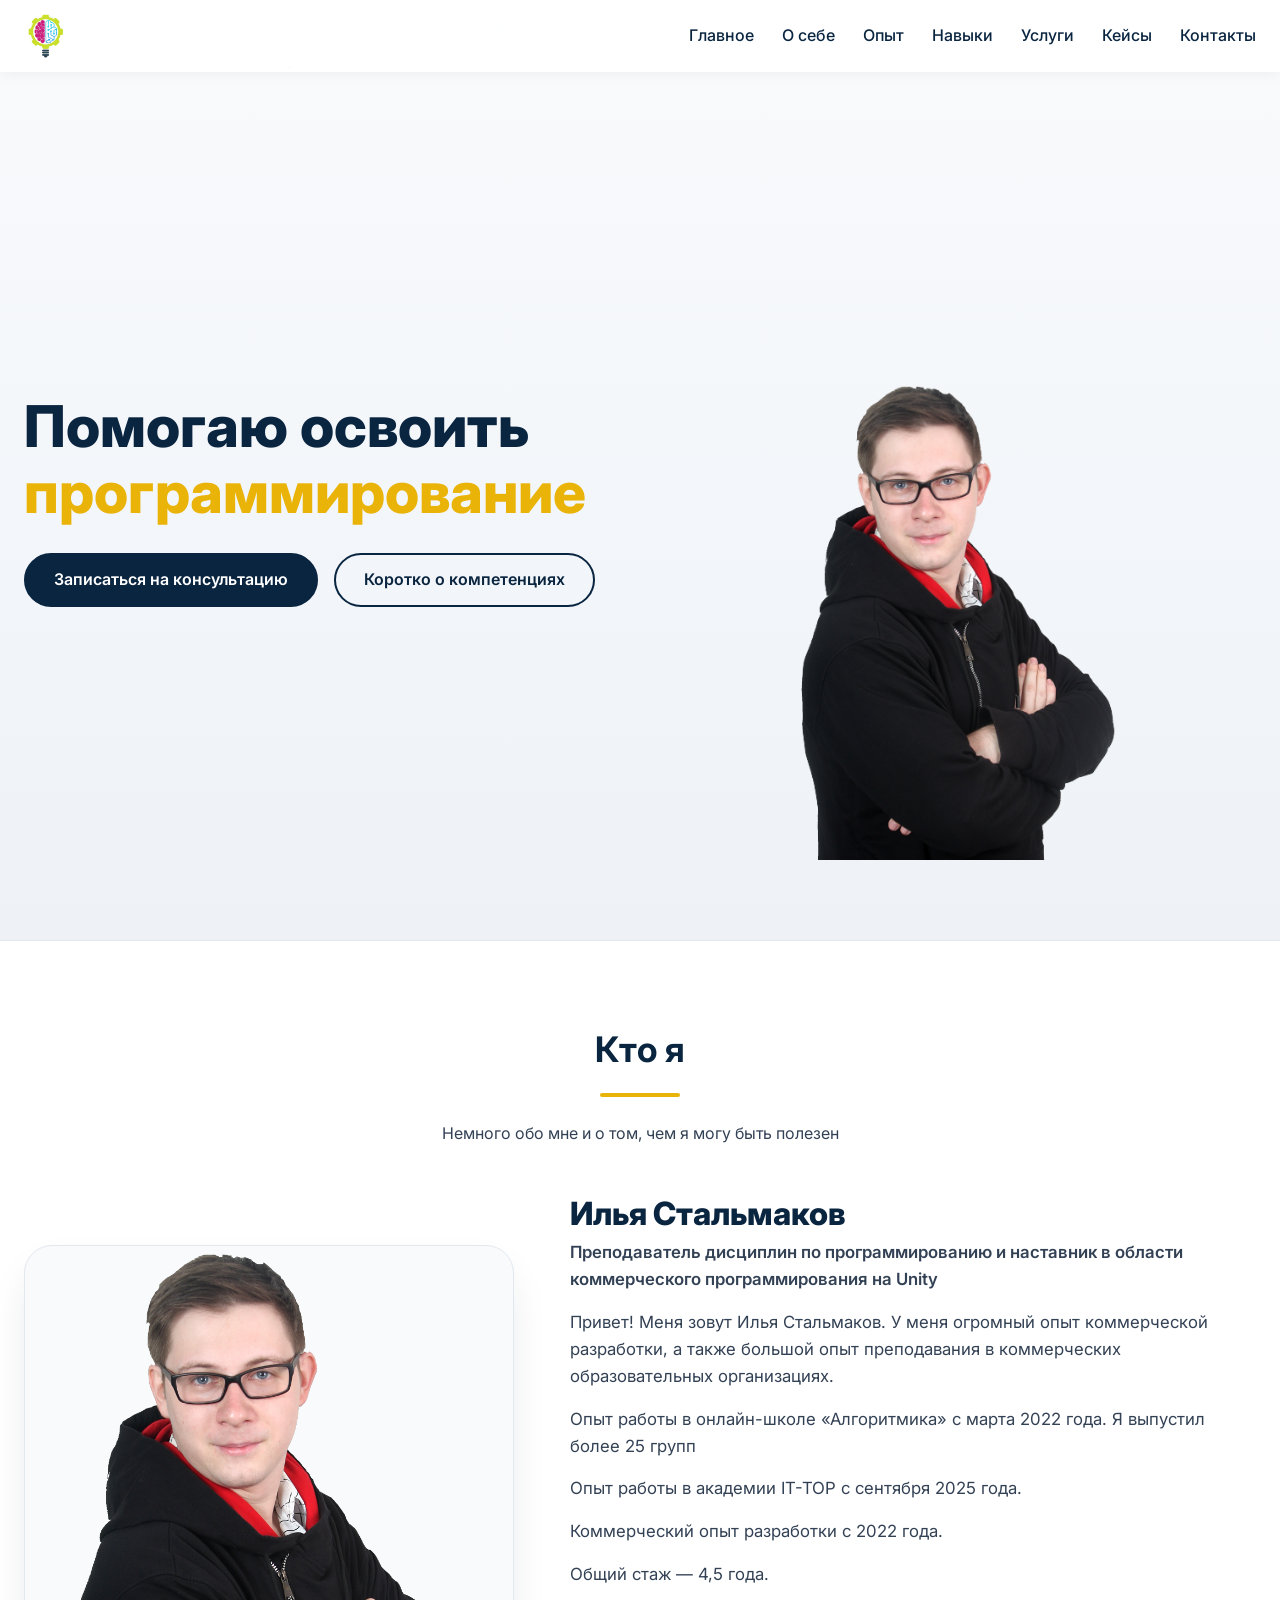
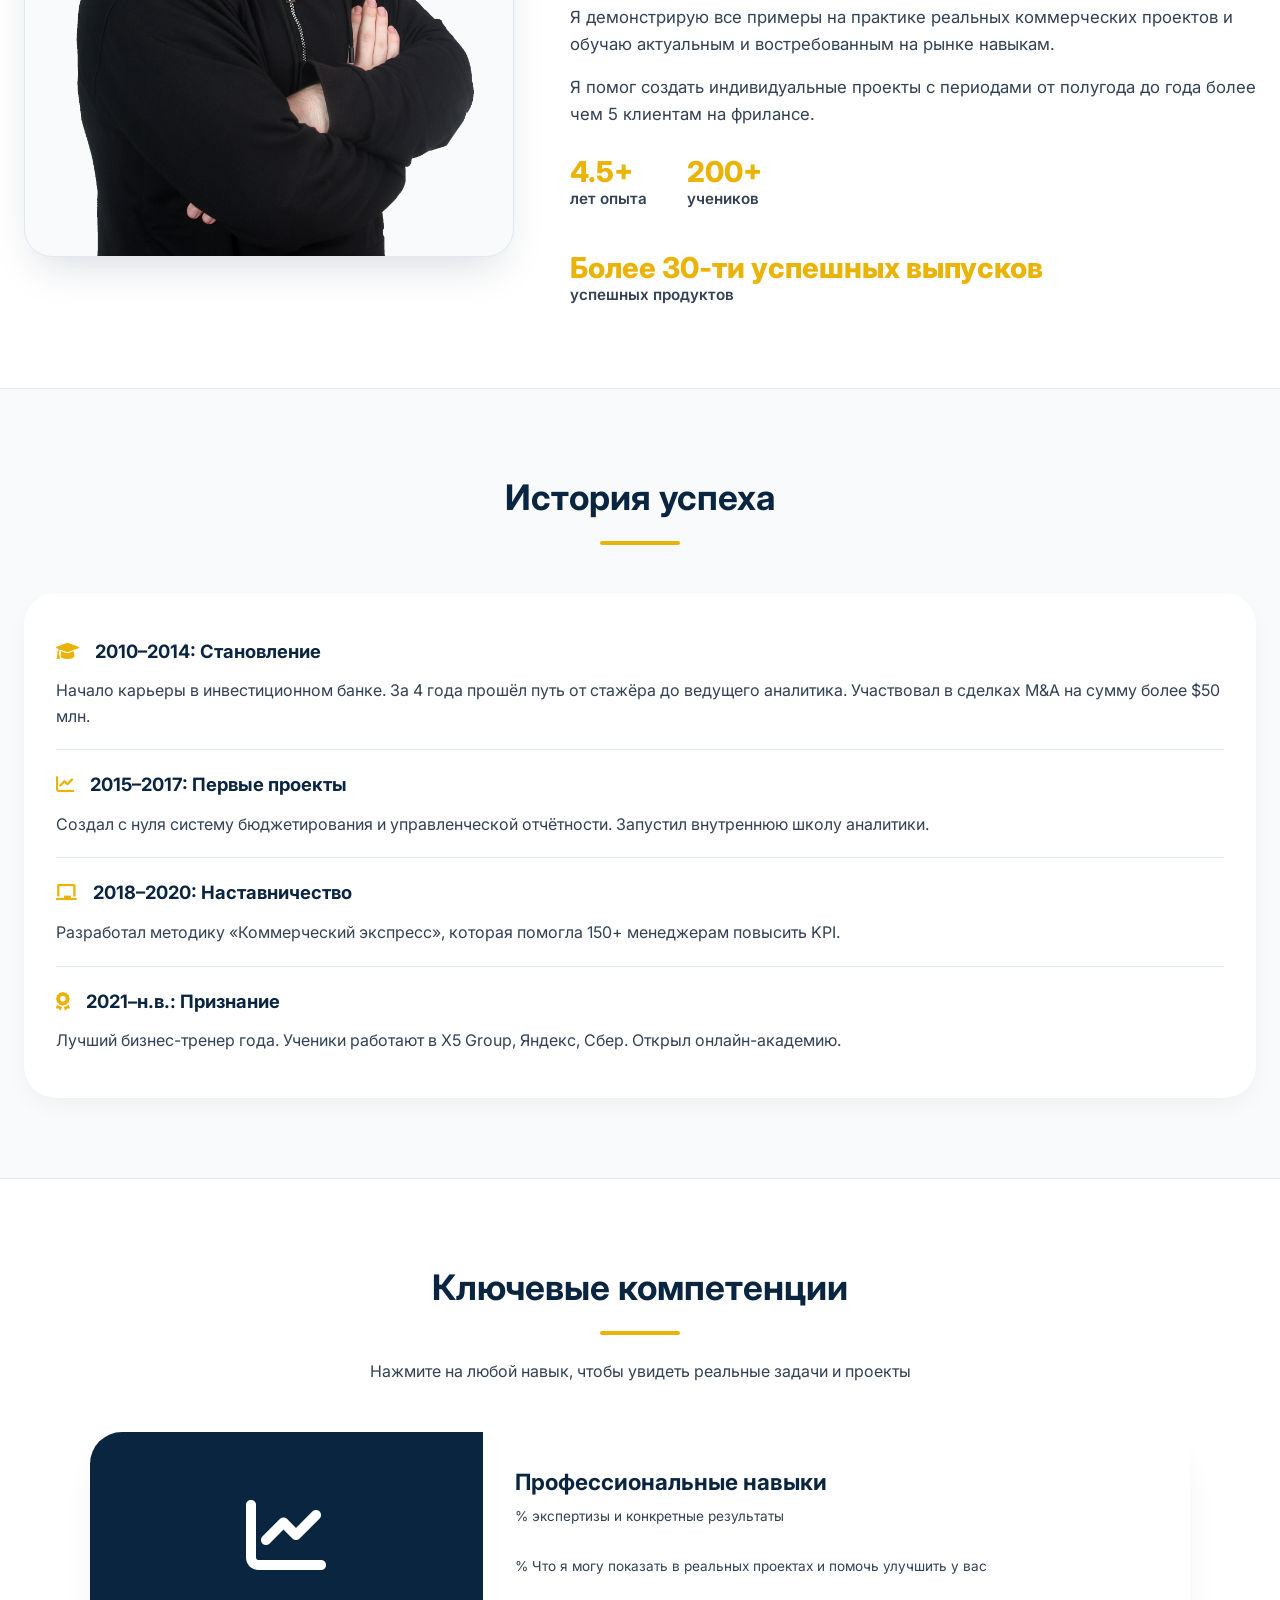
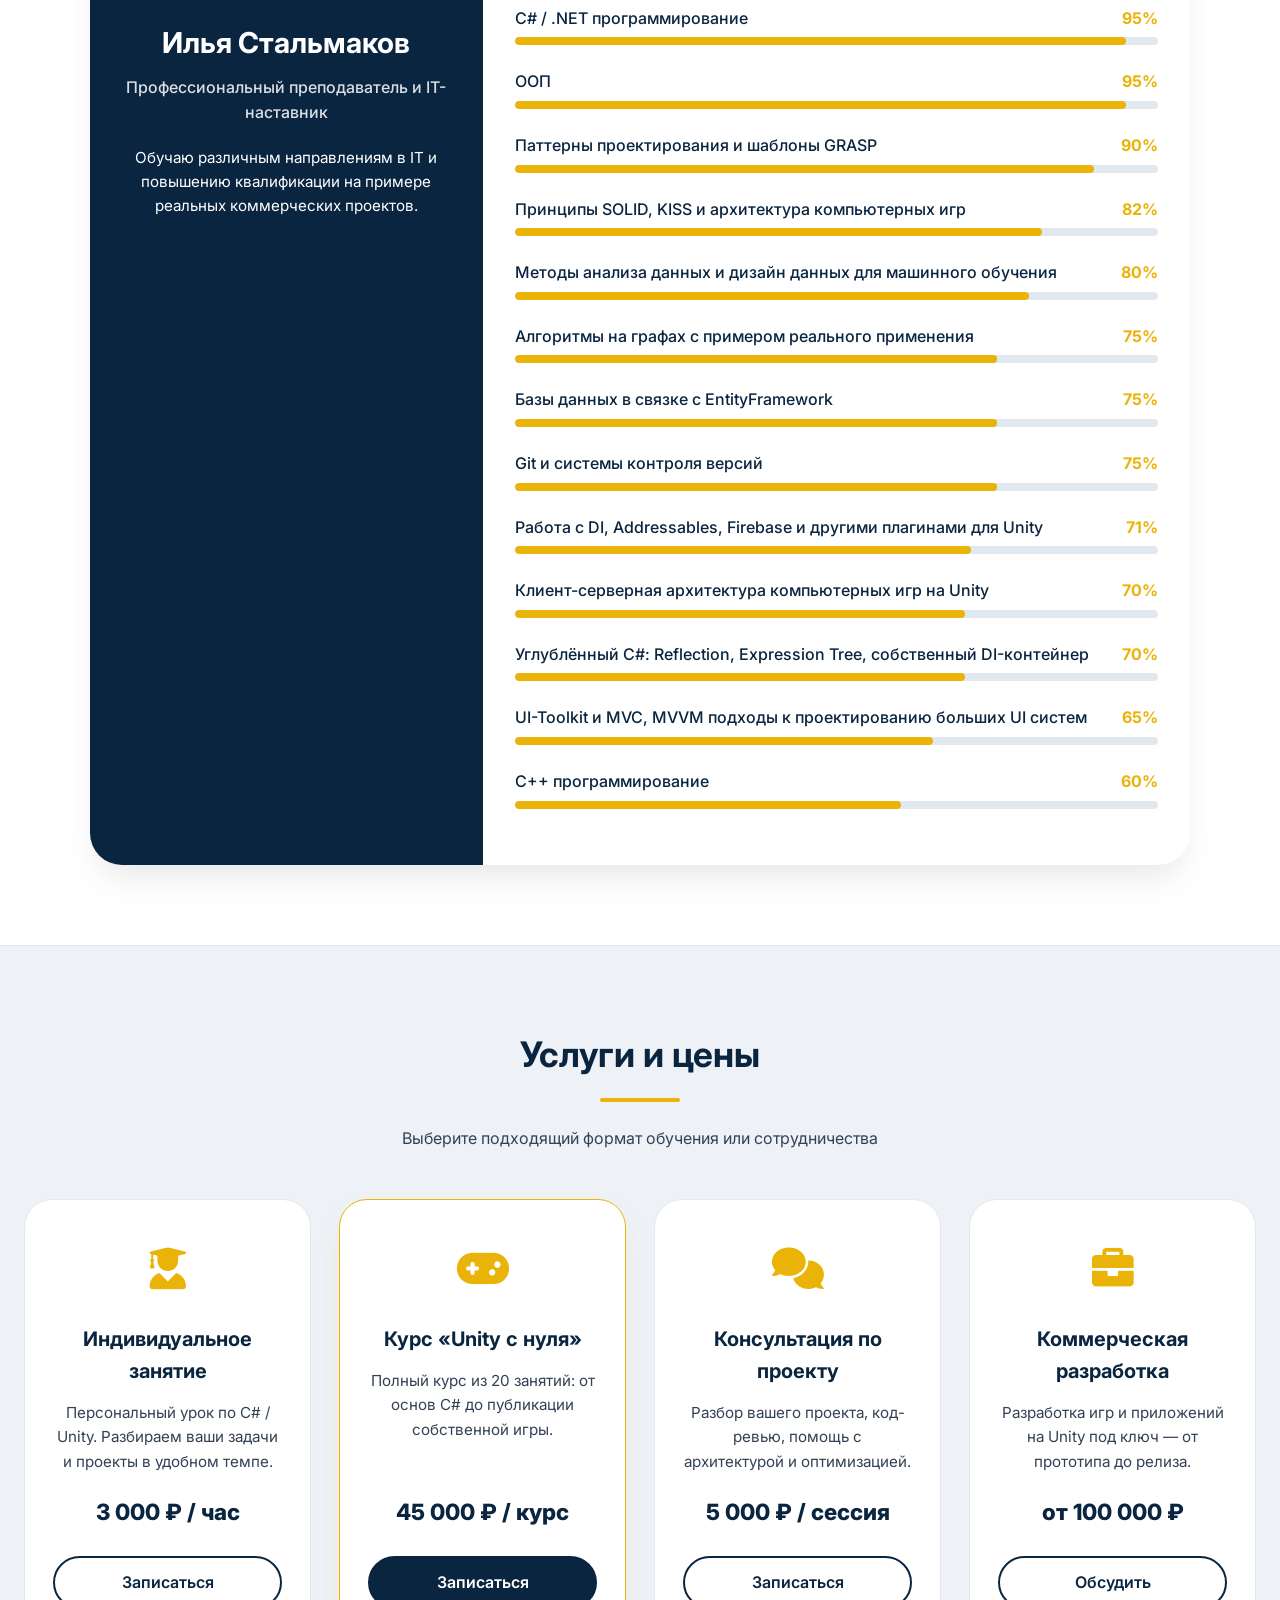
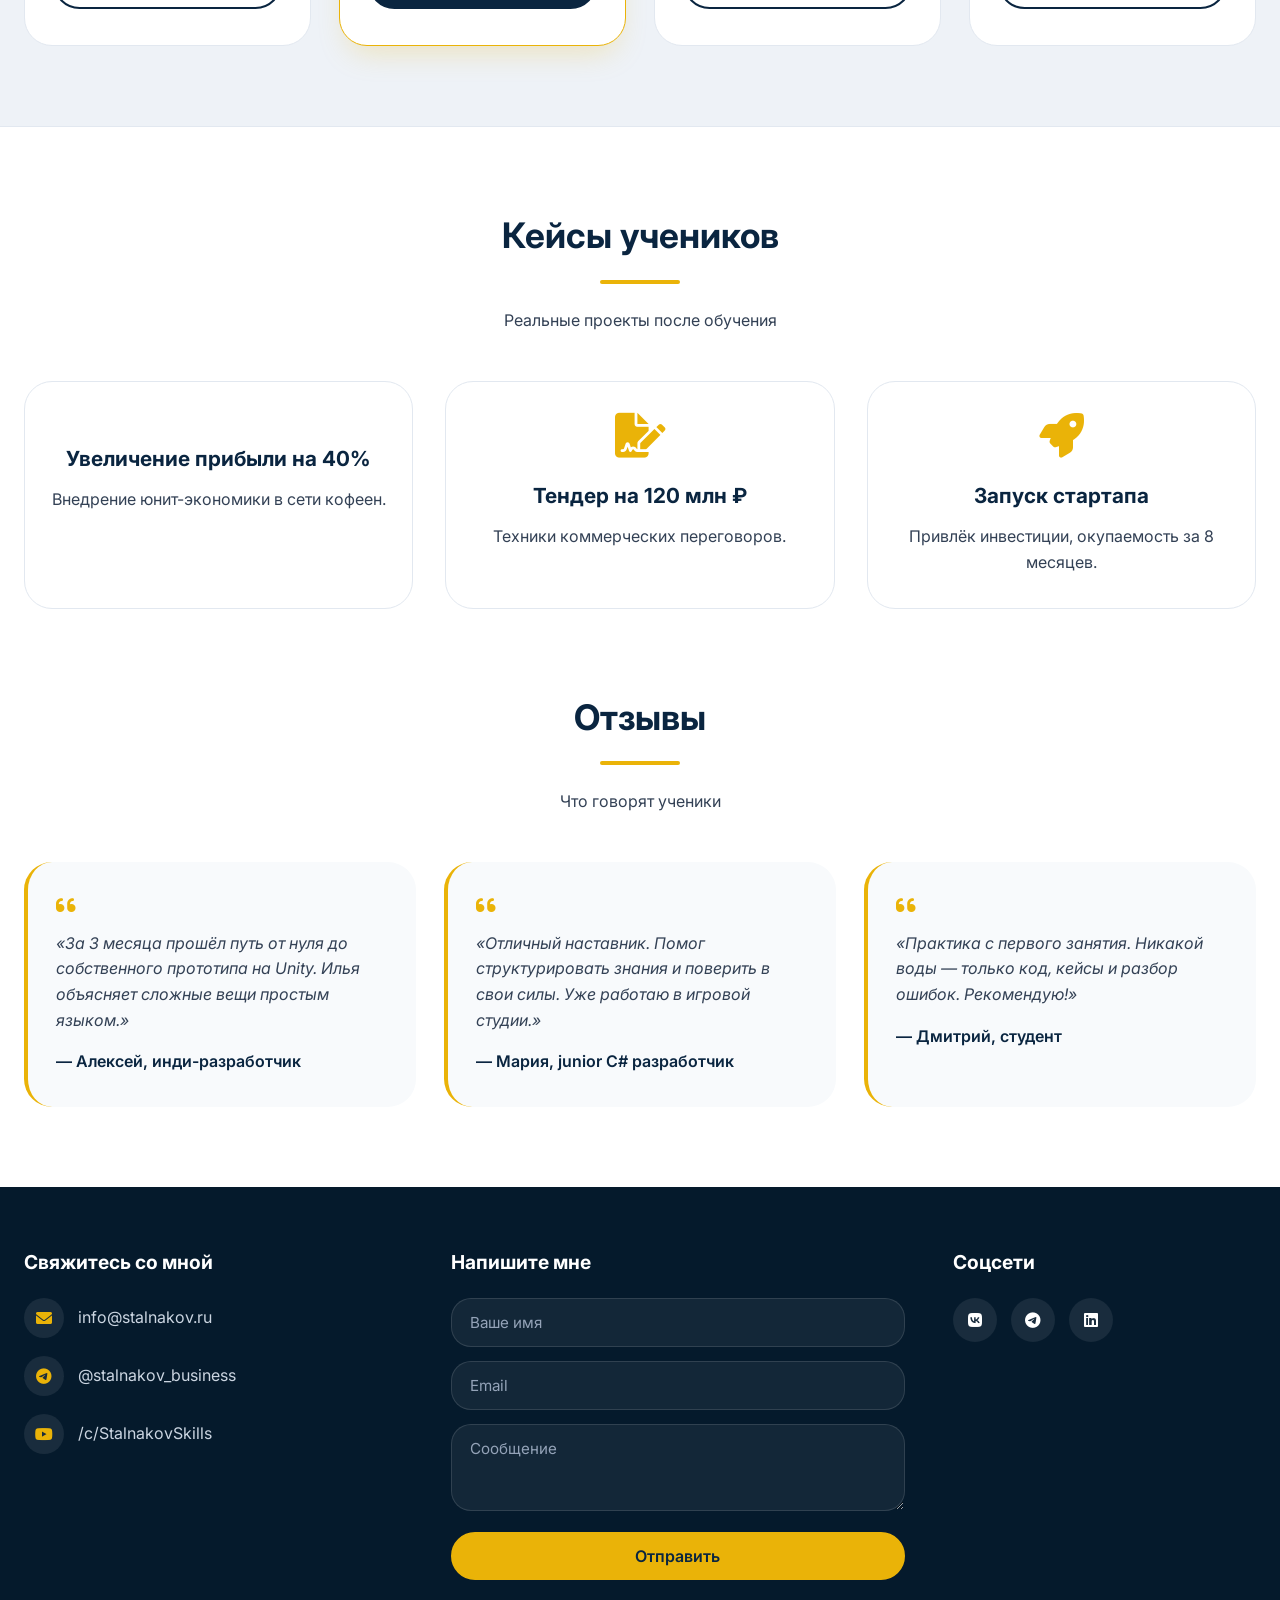
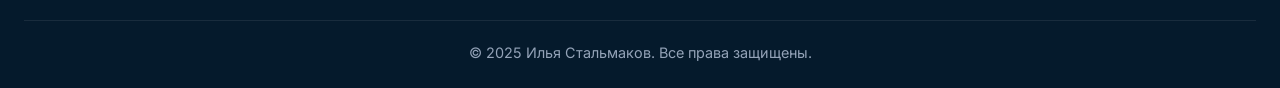
<file: index.html>
<!DOCTYPE html>
<html lang="ru">
<head>
    <meta charset="UTF-8">
    <meta name="viewport" content="width=device-width, initial-scale=1.0">
    <title>Илья Стальмаков | Коммерческие навыки</title>
    <link rel="stylesheet" href="https://cdnjs.cloudflare.com/ajax/libs/font-awesome/6.0.0-beta3/css/all.min.css">
    <link href="https://fonts.googleapis.com/css2?family=Inter:wght@400;500;600;700;800&display=swap" rel="stylesheet">
    <link rel="stylesheet" href="style.css">
</head>
<body>

<canvas id="bg-canvas"></canvas>

<!-- ============================================================ -->
<!-- 1) ШАПКА: Логотип + Меню                                     -->
<!-- ============================================================ -->
<header id="main-header">
    <div class="container header-container">

        <!-- Логотип слева -->
        <a href="#main" class="logo-link">
            <img src="src/logo.png" alt="Илья Стальмаков" class="logo-img">
        </a>

        <!-- Меню справа -->
        <nav class="main-menu">
            <a href="#main">Главное</a>
            <a href="#about">О себе</a>
            <a href="#experience">Опыт</a>
            <a href="#skills">Навыки</a>
            <a href="#services">Услуги</a>
            <a href="#cases">Кейсы</a>
            <a href="#contacts">Контакты</a>
        </nav>
    </div>
</header>

<main>

    <!-- ============================================================ -->
    <!-- 2) ГЛАВНОЕ (HERO)                                            -->
    <!-- ============================================================ -->
    <section id="main" class="hero-section">
        <div class="container hero-grid">
            <div class="hero-content">
            <h1>Помогаю освоить <span>программирование</span></h1>
            
            <div class="btn-group">
            <a href="#contacts" class="btn btn-primary">Записаться на консультацию</a>
            <a href="#about" class="btn btn-secondary">Коротко о компетенциях</a>
        </div>
    </div>
            <div class="hero-image">
                <img src="src/MyPresentation.png" class="hero-img" alt="Илья Стальмаков">
            </div>
        </div>
    </section>

    <!-- ============================================================ -->
    <!-- 3) WHO I AM / КТО Я (About)                                  -->
    <!-- Картинка слева (зум при наведении, БЕЗ grayscale), текст     -->
    <!-- справа. Пропорции 1fr : 1.4fr — как у автора портфолио.      -->
    <!-- ============================================================ -->
    <section id="about" class="about-section">
        <div class="container">

            <div class="section-header">
                <h2>Кто я</h2>
                <div class="divider"></div>
                <p>Немного обо мне и о том, чем я могу быть полезен</p>
            </div>

            <div class="about-grid">

                <!-- Левая колонка: изображение с hover-зумом -->
                <div class="about-image-wrapper">
                    <img src="src/MyPresentation.png" alt="Илья Стальмаков" class="about-img">
                </div>

                <!-- Правая колонка: имя, роль, описание, статистика -->
                <div class="about-content">
                    <h3 class="about-name">Илья Стальмаков</h3>
                    <p class="about-role">Преподаватель дисциплин по программированию и наставник в области коммерческого программирования на Unity</p>

                    <p>Привет! Меня зовут Илья Стальмаков. У меня огромный опыт коммерческой разработки, а также большой опыт преподавания в коммерческих образовательных организациях.</p>
                    <p>Опыт работы в онлайн-школе «Алгоритмика» с марта 2022 года. Я выпустил более 25 групп</p>
                    <p>Опыт работы в академии IT-TOP с сентября 2025 года.</p>
                    <p>Коммерческий опыт разработки с 2022 года.</p>
                    <p>Общий стаж — 4,5 года.</p>
                    <p>Я демонстрирую все примеры на практике реальных коммерческих проектов и обучаю актуальным и востребованным на рынке навыкам.</p>
                    <p>Я помог создать индивидуальные проекты с периодами от полугода до года более чем 5 клиентам на фрилансе.</p>

                    <!-- Статистика под текстом -->
                    <div class="about-stats">
                        <div class="stat"><span>4.5+</span> лет опыта</div>
                        <div class="stat"><span>200+</span> учеников</div>
                        <div class="stat"><span>Более 30-ти успешных выпусков</span> успешных продуктов</div>
                    </div>
                </div>
            </div>

        </div>
    </section>

    <!-- ============================================================ -->
    <!-- 4) ОПЫТ / ИСТОРИЯ УСПЕХА (Experience)                        -->
    <!-- ============================================================ -->
    <section id="experience" class="experience-section">
        <div class="container">

            <div class="section-header">
                <h2>История успеха</h2>
                <div class="divider"></div>
            </div>

            <div class="history-container">
                <div class="history-item">
                    <h3><i class="fas fa-graduation-cap"></i> 2010–2014: Становление</h3>
                    <p>Начало карьеры в инвестиционном банке. За 4 года прошёл путь от стажёра до ведущего аналитика. Участвовал в сделках M&A на сумму более $50 млн.</p>
                </div>
                <div class="history-item">
                    <h3><i class="fas fa-chart-line"></i> 2015–2017: Первые проекты</h3>
                    <p>Создал с нуля систему бюджетирования и управленческой отчётности. Запустил внутреннюю школу аналитики.</p>
                </div>
                <div class="history-item">
                    <h3><i class="fas fa-chalkboard"></i> 2018–2020: Наставничество</h3>
                    <p>Разработал методику «Коммерческий экспресс», которая помогла 150+ менеджерам повысить KPI.</p>
                </div>
                <div class="history-item">
                    <h3><i class="fas fa-award"></i> 2021–н.в.: Признание</h3>
                    <p>Лучший бизнес-тренер года. Ученики работают в X5 Group, Яндекс, Сбер. Открыл онлайн-академию.</p>
                </div>
            </div>

        </div>
    </section>

    <!-- ============================================================ -->
    <!-- 5) КЛЮЧЕВЫЕ КОМПЕТЕНЦИИ (Skills)                             -->
    <!-- ============================================================ -->
    <section id="skills" class="skills-section">
        <div class="container">

            <div class="section-header">
                <h2>Ключевые компетенции</h2>
                <div class="divider"></div>
                <p>Нажмите на любой навык, чтобы увидеть реальные задачи и проекты</p>
            </div>

            <div class="skills-container">
                <div class="skills-card">
                    <div class="skills-left">
                        <div class="avatar-icon"><i class="fas fa-chart-line"></i></div>
                        <h3>Илья Стальмаков</h3>
                        <div class="role">Профессиональный преподаватель и IT-наставник</div>
                        <div class="bio">Обучаю различным направлениям в IT и повышению квалификации на примере реальных коммерческих проектов.</div>
                    </div>
                    
                    <div class="skills-right">
                <div class="skills-header">
                    <h4>Профессиональные навыки</h4>
                    <div class="skills-sub">% экспертизы и конкретные результаты</div>
                    <div class="skills-sub">% Что я могу показать в реальных проектах и помочь улучшить у вас</div>
                </div>


                <!-- C# / .NET -->
                <div class="skill-item" data-skill-id="csharp_dotnet">
                    <div class="skill-info"><span class="skill-name">C# / .NET программирование</span><span class="skill-percent">95%</span></div>
                    <div class="skill-bar-bg"><div class="skill-bar-fill" style="width:95%"></div></div>
                </div>

                <!-- ООП -->
                <div class="skill-item" data-skill-id="oop">
                    <div class="skill-info"><span class="skill-name">ООП</span><span class="skill-percent">95%</span></div>
                    <div class="skill-bar-bg"><div class="skill-bar-fill" style="width:95%"></div></div>
                </div>


                <!-- Паттерны проектирования -->
                <div class="skill-item" data-skill-id="design_patterns">
                    <div class="skill-info"><span class="skill-name">Паттерны проектирования и шаблоны GRASP</span><span class="skill-percent">90%</span></div>
                    <div class="skill-bar-bg"><div class="skill-bar-fill" style="width:90%"></div></div>
                </div>

                <!-- SOLID, KISS, архитектура игр -->
                <div class="skill-item" data-skill-id="solid_game_arch">
                    <div class="skill-info"><span class="skill-name">Принципы SOLID, KISS и архитектура компьютерных игр</span><span class="skill-percent">82%</span></div>
                    <div class="skill-bar-bg"><div class="skill-bar-fill" style="width:82%"></div></div>
                </div>

                <!-- Методы анализа данных для ML -->
                <div class="skill-item" data-skill-id="data_analysis_ml">
                    <div class="skill-info"><span class="skill-name">Методы анализа данных и дизайн данных для машинного обучения</span><span class="skill-percent">80%</span></div>
                    <div class="skill-bar-bg"><div class="skill-bar-fill" style="width:80%"></div></div>
                </div>

                <!-- Алгоритмы на графах -->
                <div class="skill-item" data-skill-id="graph_algorithms">
                    <div class="skill-info"><span class="skill-name">Алгоритмы на графах с примером реального применения</span><span class="skill-percent">75%</span></div>
                    <div class="skill-bar-bg"><div class="skill-bar-fill" style="width:75%"></div></div>
                </div>

                <!-- Базы данных + Entity Framework -->
                <div class="skill-item" data-skill-id="databases_ef">
                    <div class="skill-info"><span class="skill-name">Базы данных в связке с EntityFramework</span><span class="skill-percent">75%</span></div>
                    <div class="skill-bar-bg"><div class="skill-bar-fill" style="width:75%"></div></div>
                </div>

                <!-- Git -->
                <div class="skill-item" data-skill-id="git_vcs">
                    <div class="skill-info"><span class="skill-name">Git и системы контроля версий</span><span class="skill-percent">75%</span></div>
                    <div class="skill-bar-bg"><div class="skill-bar-fill" style="width:75%"></div></div>
                </div>

                <!-- Unity плагины -->
                <div class="skill-item" data-skill-id="unity_plugins">
                    <div class="skill-info"><span class="skill-name">Работа с DI, Addressables, Firebase и другими плагинами для Unity</span><span class="skill-percent">71%</span></div>
                    <div class="skill-bar-bg"><div class="skill-bar-fill" style="width:71%"></div></div>
                </div>

                <!-- Клиент-серверная архитектура игр -->
                <div class="skill-item" data-skill-id="client_server_game">
                    <div class="skill-info"><span class="skill-name">Клиент-серверная архитектура компьютерных игр на Unity</span><span class="skill-percent">70%</span></div>
                    <div class="skill-bar-bg"><div class="skill-bar-fill" style="width:70%"></div></div>
                </div>

                <!-- Углублённый C# -->
                <div class="skill-item" data-skill-id="advanced_csharp">
                    <div class="skill-info"><span class="skill-name">Углублённый C#: Reflection, Expression Tree, собственный DI-контейнер</span><span class="skill-percent">70%</span></div>
                    <div class="skill-bar-bg"><div class="skill-bar-fill" style="width:70%"></div></div>
                </div>

                <!-- UI-Toolkit, MVC, MVVM -->
                <div class="skill-item" data-skill-id="ui_toolkit_mvc">
                    <div class="skill-info"><span class="skill-name">UI-Toolkit и MVC, MVVM подходы к проектированию больших UI систем</span><span class="skill-percent">65%</span></div>
                    <div class="skill-bar-bg"><div class="skill-bar-fill" style="width:65%"></div></div>
                </div>

                <!-- C++ -->
                <div class="skill-item" data-skill-id="cpp">
                    <div class="skill-info"><span class="skill-name">C++ программирование</span><span class="skill-percent">60%</span></div>
                    <div class="skill-bar-bg"><div class="skill-bar-fill" style="width:60%"></div></div>
                </div>

            </div>
                </div>
            </div>

        </div>
    </section>

    <!-- ============================================================ -->
    <!-- 6) УСЛУГИ И ЦЕНЫ                                             -->
    <!-- ============================================================ -->
    <section id="services" class="services-section">
        <div class="container">

            <div class="section-header">
                <h2>Услуги и цены</h2>
                <div class="divider"></div>
                <p>Выберите подходящий формат обучения или сотрудничества</p>
            </div>

            <div class="services-grid">
                <div class="service-card">
                    <div class="service-icon"><i class="fas fa-user-graduate"></i></div>
                    <h3>Индивидуальное занятие</h3>
                    <p>Персональный урок по C# / Unity. Разбираем ваши задачи и проекты в удобном темпе.</p>
                    <div class="price">3 000 ₽ / час</div>
                    <a href="#contacts" class="btn btn-secondary">Записаться</a>
                </div>

                <div class="service-card service-card--featured">
                    <div class="service-icon"><i class="fas fa-gamepad"></i></div>
                    <h3>Курс «Unity с нуля»</h3>
                    <p>Полный курс из 20 занятий: от основ C# до публикации собственной игры.</p>
                    <div class="price">45 000 ₽ / курс</div>
                    <a href="#contacts" class="btn btn-primary">Записаться</a>
                </div>

                <div class="service-card">
                    <div class="service-icon"><i class="fas fa-comments"></i></div>
                    <h3>Консультация по проекту</h3>
                    <p>Разбор вашего проекта, код-ревью, помощь с архитектурой и оптимизацией.</p>
                    <div class="price">5 000 ₽ / сессия</div>
                    <a href="#contacts" class="btn btn-secondary">Записаться</a>
                </div>

                <div class="service-card">
                    <div class="service-icon"><i class="fas fa-briefcase"></i></div>
                    <h3>Коммерческая разработка</h3>
                    <p>Разработка игр и приложений на Unity под ключ — от прототипа до релиза.</p>
                    <div class="price">от 100 000 ₽</div>
                    <a href="#contacts" class="btn btn-secondary">Обсудить</a>
                </div>
            </div>

        </div>
    </section>

    <!-- ============================================================ -->
    <!-- 7) КЕЙСЫ И ОТЗЫВЫ                                            -->
    <!-- ============================================================ -->
    <section id="cases" class="cases-section">
        <div class="container">

            <div class="section-header">
                <h2>Кейсы учеников</h2>
                <div class="divider"></div>
                <p>Реальные проекты после обучения</p>
            </div>

            <div class="cases-grid">
                <div class="case-card">
                    <i class="fas fa-chart-simple"></i>
                    <h3>Увеличение прибыли на 40%</h3>
                    <p>Внедрение юнит-экономики в сети кофеен.</p>
                </div>
                <div class="case-card">
                    <i class="fas fa-file-signature"></i>
                    <h3>Тендер на 120 млн ₽</h3>
                    <p>Техники коммерческих переговоров.</p>
                </div>
                <div class="case-card">
                    <i class="fas fa-rocket"></i>
                    <h3>Запуск стартапа</h3>
                    <p>Привлёк инвестиции, окупаемость за 8 месяцев.</p>
                </div>
            </div>

            <!-- Отзывы -->
            <div class="section-header" style="margin-top: 80px;">
                <h2>Отзывы</h2>
                <div class="divider"></div>
                <p>Что говорят ученики</p>
            </div>

            <div class="reviews-grid">
                <div class="review-card">
                    <i class="fas fa-quote-left"></i>
                    <p>«За 3 месяца прошёл путь от нуля до собственного прототипа на Unity. Илья объясняет сложные вещи простым языком.»</p>
                    <div class="author">— Алексей, инди-разработчик</div>
                </div>
                <div class="review-card">
                    <i class="fas fa-quote-left"></i>
                    <p>«Отличный наставник. Помог структурировать знания и поверить в свои силы. Уже работаю в игровой студии.»</p>
                    <div class="author">— Мария, junior C# разработчик</div>
                </div>
                <div class="review-card">
                    <i class="fas fa-quote-left"></i>
                    <p>«Практика с первого занятия. Никакой воды — только код, кейсы и разбор ошибок. Рекомендую!»</p>
                    <div class="author">— Дмитрий, студент</div>
                </div>
            </div>

        </div>
    </section>

</main>

<!-- ============================================================ -->
<!-- 8) ПОДВАЛ / КОНТАКТЫ                                         -->
<!-- ============================================================ -->
<footer id="contacts" class="footer">
    <div class="container">
        <div class="footer-grid">

            <div class="footer-col">
                <h3>Свяжитесь со мной</h3>
                <div class="contact-item"><i class="fas fa-envelope"></i> info@stalnakov.ru</div>
                <div class="contact-item"><i class="fab fa-telegram"></i> @stalnakov_business</div>
                <div class="contact-item"><i class="fab fa-youtube"></i> /c/StalnakovSkills</div>
            </div>

            <div class="footer-col">
                <h3>Напишите мне</h3>
                <form class="contact-form">
                    <input type="text" placeholder="Ваше имя" required>
                    <input type="email" placeholder="Email" required>
                    <textarea rows="3" placeholder="Сообщение"></textarea>
                    <button type="submit" class="btn btn-primary">Отправить</button>
                </form>
            </div>

            <div class="footer-col">
                <h3>Соцсети</h3>
                <div class="social-links">
                    <a href="#"><i class="fab fa-vk"></i></a>
                    <a href="#"><i class="fab fa-telegram"></i></a>
                    <a href="#"><i class="fab fa-linkedin"></i></a>
                </div>
            </div>

        </div>

        <div class="footer-bottom">
            <p>&copy; 2025 Илья Стальмаков. Все права защищены.</p>
        </div>
    </div>
</footer>

<!-- Модальное окно для навыков -->
<div id="taskModal" class="modal">
    <div class="modal-content">
        <div class="modal-header">
            <h3>Проекты и задачи по навыку</h3>
            <span class="close-modal">&times;</span>
        </div>
        <div class="modal-body">
            <p><strong>Навык:</strong> <span id="modalSkillName"></span></p>
            <p><strong>Результаты / выполненные задачи:</strong></p>
            <ul id="modalTaskList"></ul>
        </div>
    </div>
</div>

<script src="script.js"></script>
</body>
</html>
</file>
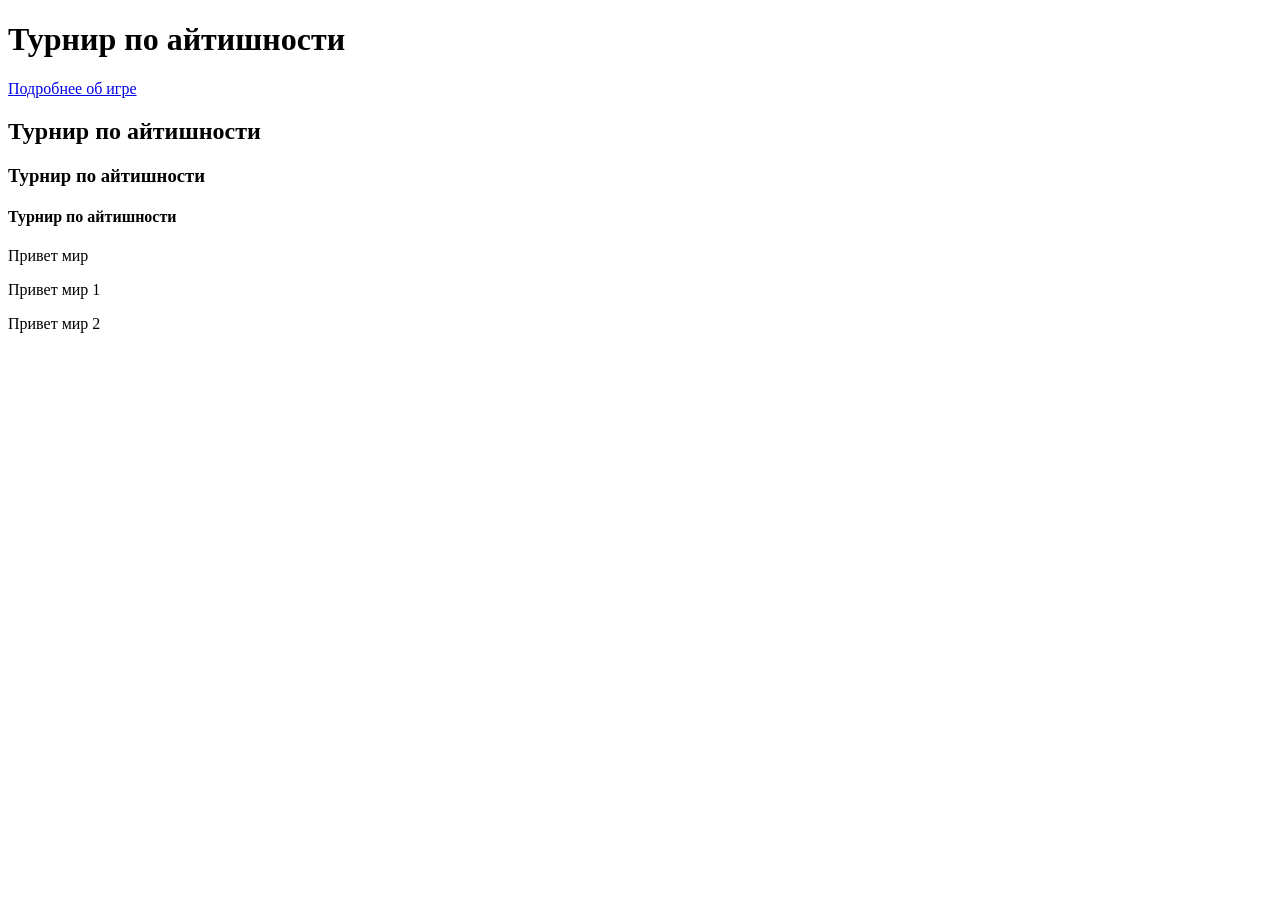
<file: page1.html>
<!DOCTYPE html>
<html lang="ru">
<head>
</head>

<body>
    <h1>Турнир по айтишности</h1>
    <a href="https://github.com/MrAdamTaylor">Подробнее об игре</a>
    <h2>Турнир по айтишности</h2>
    <h3>Турнир по айтишности</h3>
    <h4>Турнир по айтишности</h4>
    <p>Привет мир</p>
    <p>Привет мир 1</p>
    <p>Привет мир 2</p>
    <!--<img src="https://alt-gnome.wiki/github-desktop/github-desktop-logo.svg"/>-->

</body>
</file>
<file: style.css>
/* ============================================================ */
/*  БАЗОВЫЕ СТИЛИ                                                */
/* ============================================================ */
* {
    margin: 0;
    padding: 0;
    box-sizing: border-box;
}

body {
    font-family: 'Inter', sans-serif;
    background-color: #f8fafc;
    color: #0f172a;
    line-height: 1.6;
}

.container {
    max-width: 1500px;
    margin: 0 auto;
    padding: 0 24px;
}

section {
    padding: 80px 0;
}

/* ============================================================ */
/* 1) ШАПКА                                                     */
/* ============================================================ */
#main-header {
    position: fixed;
    top: 0;
    width: 100%;
    background: rgba(255,255,255,0.96);
    backdrop-filter: blur(8px);
    box-shadow: 0 2px 15px rgba(0,0,0,0.05);
    z-index: 1000;
}

.header-container {
    display: flex;
    justify-content: space-between;
    align-items: center;
    padding: 14px 24px;
    gap: 24px;
}

.logo-link {
    display: flex;
    align-items: center;
    text-decoration: none;
}

.logo-img {
    height: 44px;
    width: auto;
    display: block;
}

.main-menu {
    display: flex;
    gap: 28px;
    align-items: center;
}

.main-menu a {
    text-decoration: none;
    color: #0a2540;
    font-weight: 500;
    font-size: 1rem;
    position: relative;
    transition: color 0.2s;
}

.main-menu a:hover {
    color: #eab308;
}

.main-menu a::after {
    content: '';
    position: absolute;
    left: 0;
    bottom: -6px;
    width: 0;
    height: 2px;
    background: #eab308;
    transition: width 0.3s;
}

.main-menu a:hover::after {
    width: 100%;
}

/* Отступ для фиксированного хедера */
main {
    margin-top: 80px;
}

/* ============================================================ */
/* 2) ГЛАВНОЕ (HERO)                                            */
/* ============================================================ */
.hero-section {
    width: 100%;
    padding: 60px 0 80px;
    background: linear-gradient(180deg, #f8fafc 0%, #eef2f7 100%);
    position: relative;
    overflow: hidden;
}

.hero-grid {
    display: grid;
    grid-template-columns: 1fr 1fr;
    align-items: center;
    gap: 20px;
    min-height: 80vh;
}

.hero-content h1 {
    font-size: 3.6rem;
    font-weight: 800;
    line-height: 1.15;
    margin-bottom: 28px;
    color: #0a2540;
}

.hero-content h1 span {
    color: #eab308;
}

.hero-content p {
    font-size: 1.2rem;
    color: #334155;
    margin-bottom: 16px;
}

/* Последний абзац перед кнопками — с большим отступом */
.hero-content p:last-of-type {
    margin-bottom: 32px;
}

.btn-group {
    display: flex;
    gap: 16px;
    flex-wrap: wrap;
}

.btn {
    display: inline-block;
    padding: 12px 28px;
    border-radius: 40px;
    text-decoration: none;
    font-weight: 600;
    transition: all 0.3s ease;
    cursor: pointer;
    border: none;
    font-size: 1rem;
    font-family: inherit;
}

.btn-primary {
    background: #0a2540;
    color: white;
    border: 2px solid #0a2540;
}

.btn-primary:hover {
    background: #051a2c;
    transform: translateY(-3px);
}

.btn-secondary {
    background: transparent;
    border: 2px solid #0a2540;
    color: #0a2540;
}

.btn-secondary:hover {
    background: #0a2540;
    color: white;
}

.hero-image {
    text-align: center;
    display: flex;
    justify-content: center;
    align-items: center;
    align-self: start;
    margin-top: 240px;
}

.hero-img {
    width: 100%;
    max-width: 480px;
    height: auto;
    display: block;
    border-radius: 20px;
}

/* ============================================================ */
/* ОБЩИЕ ЗАГОЛОВКИ                                              */
/* ============================================================ */
.section-header {
    text-align: center;
    margin-bottom: 48px;
}

.section-header h2 {
    font-size: 2.2rem;
    font-weight: 700;
    color: #0a2540;
}

.divider {
    width: 80px;
    height: 4px;
    background: #eab308;
    margin: 16px auto 24px;
    border-radius: 4px;
}

.section-header p {
    color: #334155;
    max-width: 600px;
    margin: 0 auto;
}

/* ============================================================ */
/* 3) WHO I AM / КТО Я                                          */
/* Картинка слева (зум при наведении, БЕЗ grayscale), текст     */
/* справа. Пропорции 1fr : 1.4fr — как у автора портфолио.      */
/* ============================================================ */
.about-section {
    background: #ffffff;
    border-top: 1px solid #e2e8f0;
}

.about-grid {
    display: grid;
    grid-template-columns: 1fr 1.4fr;   /* картинка меньше текста */
    gap: 56px;
    align-items: center;
}

/* Обёртка картинки — обрезает зум по краям */
.about-image-wrapper {
    position: relative;
    overflow: hidden;
    border-radius: 28px;
    border: 1px solid #e2e8f0;
    background: #f8fafc;
    aspect-ratio: 4 / 5;
    box-shadow: 0 20px 45px -15px rgba(10, 37, 64, 0.18);
}

/* Сама картинка — плавный зум при наведении, БЕЗ grayscale */
.about-img {
    width: 100%;
    height: 100%;
    object-fit: cover;
    display: block;
    transition: transform 0.6s cubic-bezier(0.22, 1, 0.36, 1);
}

.about-image-wrapper:hover .about-img {
    transform: scale(1.08);
}

/* Текстовая часть */
.about-content h3.about-name {
    font-size: 2rem;
    font-weight: 800;
    color: #0a2540;
    margin-bottom: 6px;
    line-height: 1.2;
}

.about-role {
    font-size: 1rem;
    font-weight: 600;
    color: #eab308;
    margin-bottom: 20px;
}

.about-content p {
    color: #334155;
    font-size: 1.05rem;
    margin-bottom: 16px;
}

/* Статистика под текстом */
.about-stats {
    display: flex;
    gap: 40px;
    margin-top: 28px;
    flex-wrap: wrap;
}

.stat {
    font-weight: 600;
    color: #334155;
    font-size: 0.95rem;
}

.stat span {
    font-size: 1.8rem;
    font-weight: 800;
    color: #eab308;
    display: block;
    line-height: 1.1;
}

/* ============================================================ */
/* 4) ОПЫТ / ИСТОРИЯ УСПЕХА                                     */
/* ============================================================ */
.experience-section {
    background: #f8fafc;
    border-top: 1px solid #e2e8f0;
}

.history-container {
    background: #ffffff;
    border-radius: 32px;
    padding: 24px 32px;
    box-shadow: 0 10px 25px -5px rgba(0,0,0,0.05);
}

.history-item {
    padding: 20px 0;
    border-bottom: 1px solid #e2e8f0;
}

.history-item:last-child {
    border: none;
}

.history-item h3 {
    color: #0a2540;
    margin-bottom: 12px;
    font-size: 1.15rem;
}

.history-item h3 i {
    color: #eab308;
    margin-right: 12px;
}

.history-item p {
    color: #334155;
}

/* ============================================================ */
/* 5) КЛЮЧЕВЫЕ КОМПЕТЕНЦИИ (Skills)                             */
/* ============================================================ */
.skills-section {
    background: #ffffff;
    border-top: 1px solid #e2e8f0;
}

.skills-container {
    max-width: 1100px;
    margin: 0 auto;
}

.skills-card {
    background: white;
    border-radius: 32px;
    box-shadow: 0 20px 35px -10px rgba(0,0,0,0.1);
    display: grid;
    grid-template-columns: 1fr 1.8fr;
    overflow: hidden;
}

.skills-left {
    background: #0a2540;
    color: white;
    padding: 40px 28px;
    text-align: center;
}

.avatar-icon {
    font-size: 5rem;
    margin-bottom: 20px;
}

.skills-left h3 {
    font-size: 1.8rem;
    margin-bottom: 8px;
}

.role {
    font-weight: 500;
    opacity: 0.85;
    margin-bottom: 20px;
}

.bio {
    font-size: 0.95rem;
}

.skills-right {
    padding: 32px;
}

.skills-header h4 {
    font-size: 1.4rem;
    color: #0a2540;
    margin-bottom: 6px;
}

.skills-sub {
    font-size: 0.85rem;
    color: #334155;
    margin-bottom: 28px;
}

.skill-item {
    margin-bottom: 24px;
    cursor: pointer;
}

.skill-item:hover {
    transform: translateX(6px);
    transition: 0.2s;
}

.skill-info {
    display: flex;
    justify-content: space-between;
    margin-bottom: 6px;
    font-weight: 500;
}

.skill-name {
    color: #0a2540;
}

.skill-percent {
    color: #eab308;
    font-weight: 700;
}

.skill-bar-bg {
    background: #e2e8f0;
    border-radius: 12px;
    height: 8px;
    overflow: hidden;
}

.skill-bar-fill {
    background: #eab308;
    height: 100%;
    border-radius: 12px;
}

/* ============================================================ */
/* 6) УСЛУГИ И ЦЕНЫ                                             */
/* ============================================================ */
.services-section {
    background: #eef2f7;
    border-top: 1px solid #e2e8f0;
}

.services-grid {
    display: grid;
    grid-template-columns: repeat(auto-fit, minmax(260px, 1fr));
    gap: 28px;
}

.service-card {
    background: #ffffff;
    border-radius: 28px;
    padding: 36px 28px;
    text-align: center;
    border: 1px solid #e2e8f0;
    transition: 0.3s;
    display: flex;
    flex-direction: column;
    gap: 14px;
}

.service-card:hover {
    transform: translateY(-8px);
    border-color: #eab308;
    box-shadow: 0 20px 35px -10px rgba(10,37,64,0.15);
}

.service-card--featured {
    border-color: #eab308;
    box-shadow: 0 15px 30px -10px rgba(234,179,8,0.25);
}

.service-icon {
    font-size: 2.6rem;
    color: #eab308;
    margin-bottom: 6px;
}

.service-card h3 {
    font-size: 1.25rem;
    color: #0a2540;
}

.service-card p {
    color: #334155;
    font-size: 0.95rem;
    flex-grow: 1;
}

.service-card .price {
    font-size: 1.4rem;
    font-weight: 800;
    color: #0a2540;
    margin: 6px 0 12px;
}

/* ============================================================ */
/* 7) КЕЙСЫ И ОТЗЫВЫ                                            */
/* ============================================================ */
.cases-section {
    background: #ffffff;
    border-top: 1px solid #e2e8f0;
}

.cases-grid {
    display: grid;
    grid-template-columns: repeat(auto-fit, minmax(280px, 1fr));
    gap: 32px;
}

.case-card {
    background: #ffffff;
    border-radius: 28px;
    padding: 32px 24px;
    text-align: center;
    transition: 0.3s;
    border: 1px solid #e2e8f0;
}

.case-card:hover {
    transform: translateY(-8px);
    border-color: #eab308;
}

.case-card i {
    font-size: 2.8rem;
    color: #eab308;
    margin-bottom: 20px;
}

.case-card h3 {
    font-size: 1.3rem;
    margin-bottom: 12px;
    color: #0a2540;
}

.case-card p {
    color: #334155;
}

.reviews-grid {
    display: grid;
    grid-template-columns: repeat(auto-fit, minmax(280px, 1fr));
    gap: 28px;
}

.review-card {
    background: #f8fafc;
    border-radius: 28px;
    padding: 32px 28px;
    border-left: 4px solid #eab308;
    transition: 0.3s;
}

.review-card:hover {
    transform: translateY(-4px);
    box-shadow: 0 15px 30px -10px rgba(10,37,64,0.1);
}

.review-card i {
    color: #eab308;
    font-size: 1.4rem;
    margin-bottom: 14px;
    display: block;
}

.review-card p {
    color: #334155;
    font-style: italic;
    margin-bottom: 16px;
}

.review-card .author {
    font-weight: 600;
    color: #0a2540;
}

/* ============================================================ */
/* 8) ПОДВАЛ / КОНТАКТЫ                                         */
/* ============================================================ */
.footer {
    background: #051a2c;
    color: #cbd5e1;
    padding: 60px 0 24px;
}

.footer-grid {
    display: grid;
    grid-template-columns: 1fr 1.2fr 0.8fr;
    gap: 48px;
    margin-bottom: 40px;
}

.footer-col h3 {
    color: #ffffff;
    font-size: 1.2rem;
    margin-bottom: 20px;
}

.footer-col .contact-item {
    display: flex;
    align-items: center;
    gap: 14px;
    margin-bottom: 18px;
    color: #cbd5e1;
}

.footer-col .contact-item i {
    width: 40px;
    height: 40px;
    background: rgba(255,255,255,0.08);
    border-radius: 50%;
    display: inline-flex;
    align-items: center;
    justify-content: center;
    color: #eab308;
    flex-shrink: 0;
}

.contact-form input,
.contact-form textarea {
    width: 100%;
    padding: 14px 18px;
    margin-bottom: 14px;
    border: 1px solid rgba(255,255,255,0.12);
    border-radius: 20px;
    font-family: inherit;
    background: rgba(255,255,255,0.06);
    color: #ffffff;
    font-size: 0.95rem;
}

.contact-form input::placeholder,
.contact-form textarea::placeholder {
    color: #94a3b8;
}

.contact-form input:focus,
.contact-form textarea:focus {
    outline: none;
    border-color: #eab308;
}

.contact-form button {
    width: 100%;
    background: #eab308;
    color: #0a2540;
    border-color: #eab308;
}

.contact-form button:hover {
    background: #ca9a06;
    border-color: #ca9a06;
    color: #ffffff;
}

.social-links {
    display: flex;
    gap: 14px;
}

.social-links a {
    background: rgba(255,255,255,0.08);
    color: #ffffff;
    width: 44px;
    height: 44px;
    border-radius: 50%;
    display: inline-flex;
    align-items: center;
    justify-content: center;
    transition: 0.3s;
    text-decoration: none;
}

.social-links a:hover {
    background: #eab308;
    color: #0a2540;
}

.footer-bottom {
    border-top: 1px solid rgba(255,255,255,0.08);
    padding-top: 20px;
    text-align: center;
    font-size: 0.9rem;
    color: #94a3b8;
}

/* ============================================================ */
/* МОДАЛЬНОЕ ОКНО                                               */
/* ============================================================ */
.modal {
    display: none;
    position: fixed;
    z-index: 1100;
    left: 0;
    top: 0;
    width: 100%;
    height: 100%;
    background: rgba(0,0,0,0.7);
    backdrop-filter: blur(5px);
    justify-content: center;
    align-items: center;
}

.modal.active {
    display: flex;
}

.modal-content {
    background: white;
    border-radius: 32px;
    max-width: 550px;
    width: 90%;
    padding: 28px 32px;
}

.modal-header {
    display: flex;
    justify-content: space-between;
    align-items: center;
    border-bottom: 2px solid #eab308;
    padding-bottom: 16px;
    margin-bottom: 20px;
}

.modal-header h3 {
    color: #0a2540;
}

.close-modal {
    font-size: 2rem;
    cursor: pointer;
}

.close-modal:hover {
    color: #eab308;
}

.modal-body ul {
    margin-left: 24px;
    margin-top: 12px;
}

.modal-body li {
    margin-bottom: 10px;
}

/* Фиксируем canvas как фон */
#bg-canvas {
    position: fixed;
    top: 0;
    left: 0;
    width: 100%;
    height: 100%;
    z-index: 0;
    pointer-events: none;
}

/* Поднимаем контент над canvas */
main, footer {
    position: relative;
    z-index: 1;
}

/* ============================================================ */
/* АДАПТИВ                                                      */
/* ============================================================ */
@media (max-width: 992px) {
    .hero-grid {
        grid-template-columns: 1fr;
    }

    .hero-image {
        display: none;
    }

    /* About: картинка сверху, текст снизу */
    .about-grid {
        grid-template-columns: 1fr;
        gap: 32px;
    }

    .about-image-wrapper {
        aspect-ratio: 16 / 10;
        max-width: 480px;
        margin: 0 auto;
    }

    .skills-card {
        grid-template-columns: 1fr;
    }

    .footer-grid {
        grid-template-columns: 1fr;
        gap: 36px;
    }
}

@media (max-width: 768px) {
    section {
        padding: 56px 0;
    }

    .header-container {
        padding: 12px 20px;
        gap: 12px;
    }

    .logo-img {
        height: 34px;
    }

    .main-menu {
        gap: 14px;
        flex-wrap: wrap;
    }

    .main-menu a {
        font-size: 0.85rem;
    }

    .hero-content h1 {
        font-size: 2.2rem;
    }

    .section-header h2 {
        font-size: 1.7rem;
    }

    .about-content h3.about-name {
        font-size: 1.6rem;
    }

    .about-stats {
        gap: 20px;
    }

    .stat span {
        font-size: 1.5rem;
    }

    .skills-right {
        padding: 24px 20px;
    }

    .services-grid,
    .cases-grid,
    .reviews-grid {
        gap: 20px;
    }
}
</file>
